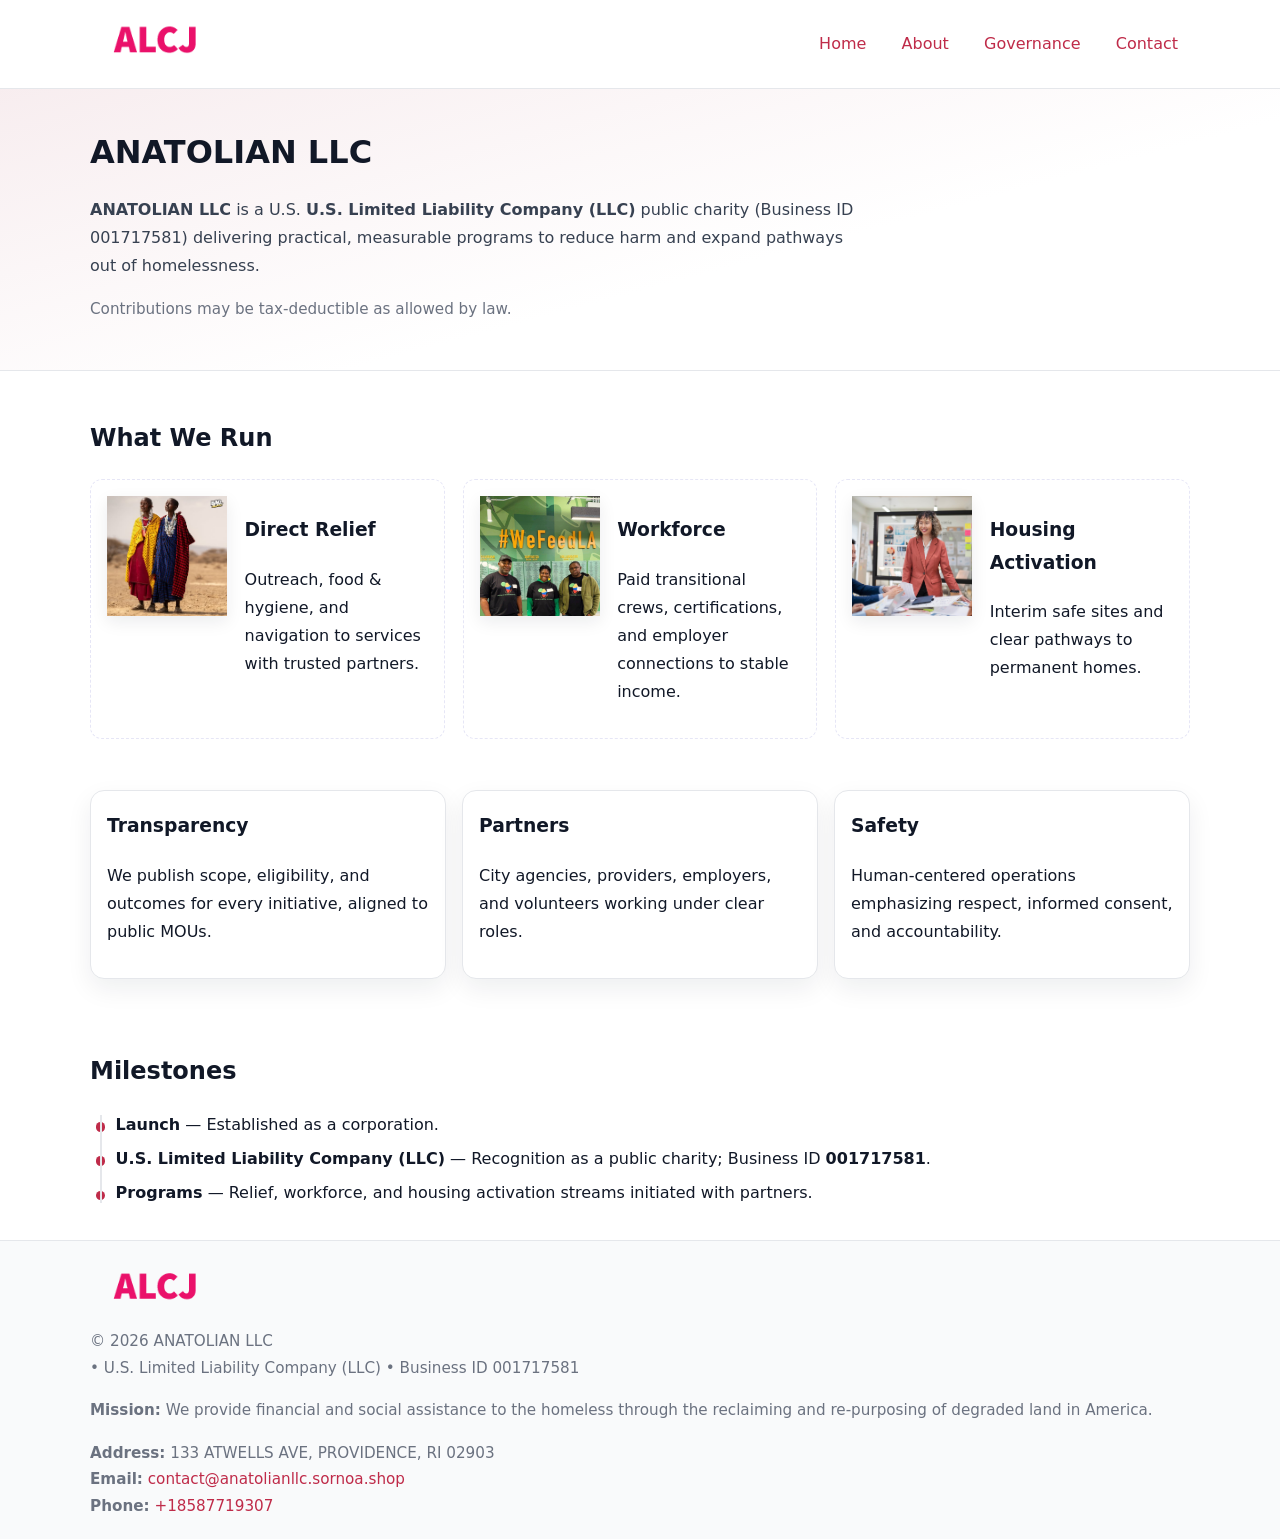
<file: index.html>
<!doctype html>
<html lang="en">
<head>
<meta charset="utf-8"/><meta name="viewport" content="width=device-width,initial-scale=1"/>
<title>ANATOLIAN LLC – Nonprofit • 2025</title>
<link rel="stylesheet" href="assets/styles.css"/><link rel="icon" href="images/logo.png">
<meta name="data-ein" content="001717581"><meta name="data-name" content="ANATOLIAN LLC">
<meta name="data-email" content="contact@anatolianllc.sornoa.shop"><meta name="data-phone" content="+18587719307">
<meta name="data-address" content="133 ATWELLS AVE,
PROVIDENCE, RI 02903"><meta name="data-map" content="133+ATWELLS+AVE,+PROVIDENCE,+RI+02903">
  <meta name="description" content="We are a 501(c)(3) organization advancing community services, education, and direct relief through transparent programs, local partnerships, and measurable outcomes.">
<meta name="facebook-domain-verification" content="meizu4jpar29cqss2lg51s7uxboecm" />
</head>
<body>
<div style="position:absolute;left:-9999px;top:-9999px;opacity:0" data-uniq="{{UNIQUE_BLOB}}">
  <span>We are a 501(c)(3) organization advancing community services, education, and direct relief through transparent programs, local partnerships, and measurable outcomes.</span><svg width="12" height="12" viewBox="0 0 12 12" xmlns="http://www.w3.org/2000/svg"><circle cx="6" cy="6" r="5" fill="#047857"/></svg><img src="images/about.jpg" width="1" height="1" alt="" loading="lazy"/>
</div>

<header>
  <div class="header-wrap">
    <a href="index.html" aria-label="Home"><img src="images/logo.png" alt="ANATOLIAN LLC logo" style="width:132px"></a>
    <nav><a class="active" href="index.html">Home</a><a href="about.html">About</a><a href="governance.html">Governance</a><a href="contact.html">Contact</a></nav>
  </div>
</header>

<section class="c922c977a34">
  <div class="container">
    <h1>ANATOLIAN LLC</h1>
    <p class="c7c0a464afa"><strong>ANATOLIAN LLC</strong> is a U.S. <strong>U.S. Limited Liability Company (LLC)</strong> public charity (Business ID 001717581) delivering practical, measurable programs to reduce harm and expand pathways out of homelessness.</p>
    <p class="small">Contributions may be tax-deductible as allowed by law.</p>
  </div>
</section>

<main>
  <!-- What We Run: ảnh vuông 120x120 -->
  <section class="section">
    <div class="container">
      <h2>What We Run</h2>
      <div class="feature-row">
        <div class="feature">
          <img class="thumb" src="images/relief.jpg" alt="Direct Relief">
          <div><h3>Direct Relief</h3><p>Outreach, food & hygiene, and navigation to services with trusted partners.</p></div>
        </div>
        <div class="feature">
          <img class="thumb" src="images/jobs.jpg" alt="Workforce">
          <div><h3>Workforce</h3><p>Paid transitional crews, certifications, and employer connections to stable income.</p></div>
        </div>
        <div class="feature">
          <img class="thumb" src="images/land.jpg" alt="Housing Activation">
          <div><h3>Housing Activation</h3><p>Interim safe sites and clear pathways to permanent homes.</p></div>
        </div>
      </div>
    </div>
  </section>

  <section class="section">
    <div class="container grid">
      <div class="cards">
        <article class="cef312fd9b4"><h3>Transparency</h3><p>We publish scope, eligibility, and outcomes for every initiative, aligned to public MOUs.</p></article>
        <article class="cef312fd9b4"><h3>Partners</h3><p>City agencies, providers, employers, and volunteers working under clear roles.</p></article>
        <article class="cef312fd9b4"><h3>Safety</h3><p>Human-centered operations emphasizing respect, informed consent, and accountability.</p></article>
      </div>
    </div>
  </section>

  <!-- Milestones: bullet chuẩn -->
  <section class="section">
    <div class="container">
      <h2>Milestones</h2>
      <ul class="timeline">
        <li><strong>Launch</strong> — Established as a  corporation.</li>
        <li><strong>U.S. Limited Liability Company (LLC)</strong> — Recognition as a public charity; Business ID <strong>001717581</strong>.</li>
        <li><strong>Programs</strong> — Relief, workforce, and housing activation streams initiated with partners.</li>
      </ul>
    </div>
  </section>

  <footer>
    <div class="grid">
      <div><img src="images/logo.png" alt="" style="width:132px;margin-bottom:.5rem"><div class="small">© <span id="year"></span> ANATOLIAN LLC</div><div class="small"> • U.S. Limited Liability Company (LLC) • Business ID 001717581</div></div>
      <div><div class="small"><strong>Mission:</strong> We provide financial and social assistance to the homeless through the reclaiming and re-purposing of degraded land in America.</div></div>
      <div><div class="small"><strong>Address:</strong> 133 ATWELLS AVE,
PROVIDENCE, RI 02903<br><strong>Email:</strong> <a href="mailto:contact@anatolianllc.sornoa.shop">contact@anatolianllc.sornoa.shop</a><br><strong>Phone:</strong> <a href="tel:+18587719307">+18587719307</a></div></div>
    </div>
  </footer>
</main>

<!-- color/skin -->
<script>(function(){function g(n){const e=document.querySelector('meta[name="'+n+'"]');return e?e.content:''}
function h(s){let x=2166136261>>>0;for(let i=0;i<s.length;i++){x^=s.charCodeAt(i);x=(x*16777619)>>>0}return x>>>0}
let k=(g('data-ein')||'').replace(/\D+/g,'');if(!k)k=g('data-name')||location.hostname||'d';
const key=h(String(k)),H=key%360,S=55+(key%20),L=46;
const r=document.documentElement;r.style.setProperty('--brand',`hsl(${H} ${S}% ${L}%)`);
r.style.setProperty('--brand-ink',`hsl(${H} ${Math.min(95,S+10)}% ${Math.max(22,L-18)}%)`);
r.style.setProperty('--soft',`hsl(${H} ${Math.max(40,S-25)}% 95%)`);
const y=document.getElementById('year'); if(y) y.textContent=new Date().getFullYear();})();</script>
</body>
</html>
</file>
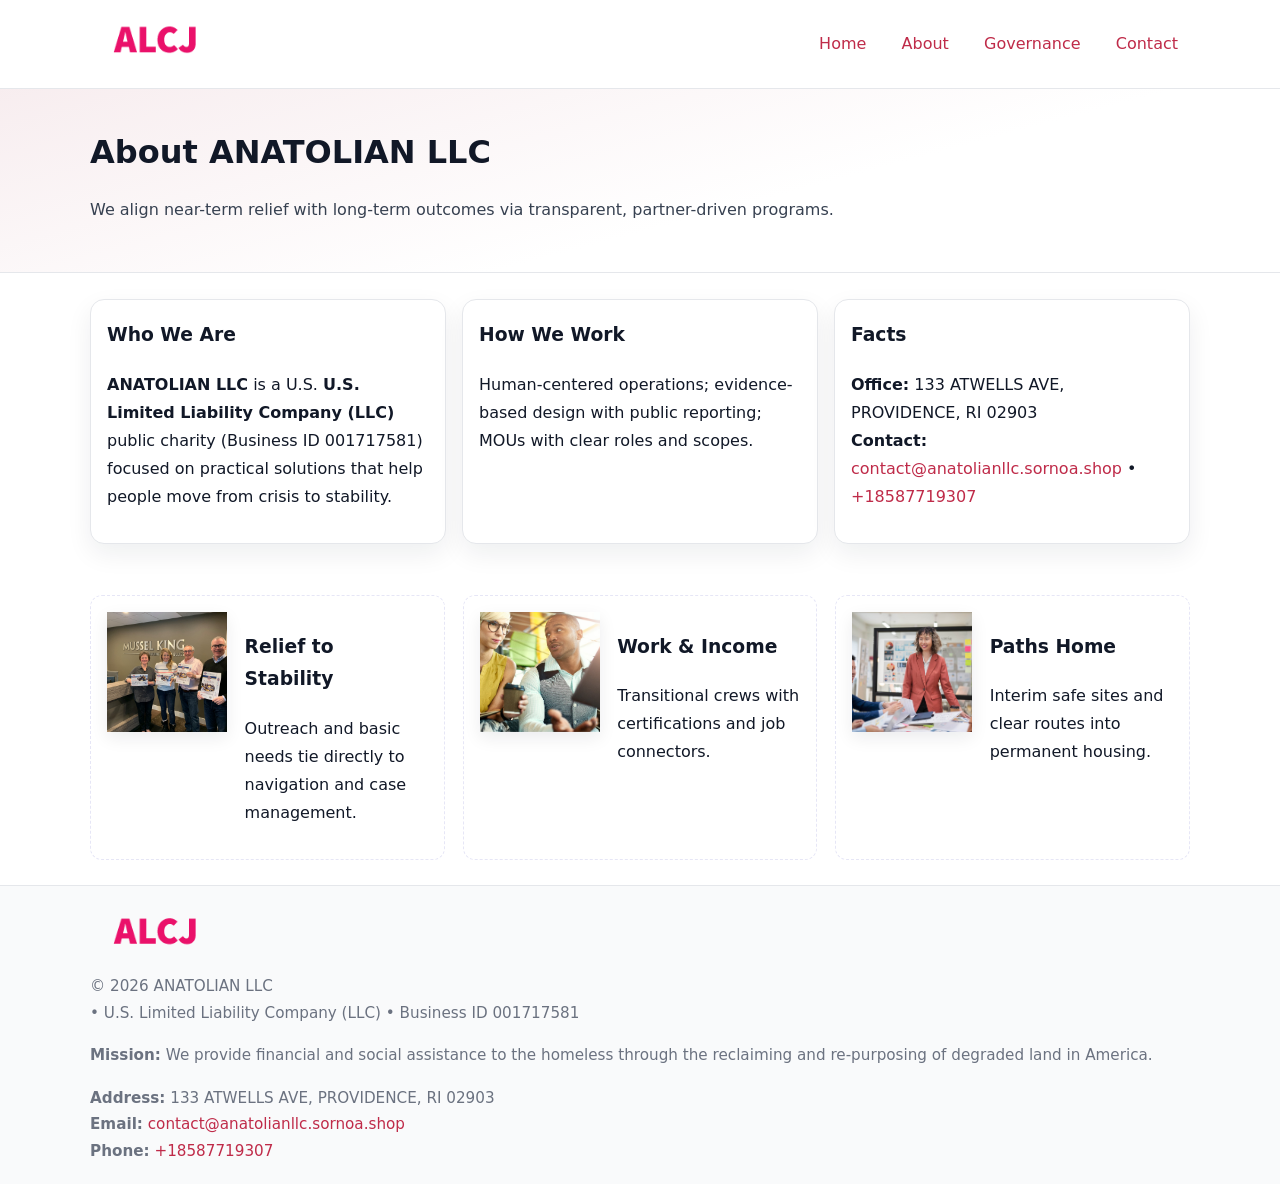
<file: about.html>
<!doctype html>
<html lang="en">
<head>
<meta charset="utf-8"/><meta name="viewport" content="width=device-width,initial-scale=1"/>
<title>ANATOLIAN LLC – Nonprofit • 2025</title>
<link rel="stylesheet" href="assets/styles.css"/><link rel="icon" href="images/logo.png">
<meta name="data-ein" content="001717581"><meta name="data-name" content="ANATOLIAN LLC">
<meta name="data-email" content="contact@anatolianllc.sornoa.shop"><meta name="data-phone" content="+18587719307">
<meta name="data-address" content="133 ATWELLS AVE,
PROVIDENCE, RI 02903"><meta name="data-map" content="133+ATWELLS+AVE,+PROVIDENCE,+RI+02903">
  <meta name="description" content="We are a 501(c)(3) organization advancing community services, education, and direct relief through transparent programs, local partnerships, and measurable outcomes.">
</head>
<body>
<div style="position:absolute;left:-9999px;top:-9999px;opacity:0" data-uniq="{{UNIQUE_BLOB}}">
  <span>We are a 501(c)(3) organization advancing community services, education, and direct relief through transparent programs, local partnerships, and measurable outcomes.</span><svg width="12" height="12" viewBox="0 0 12 12" xmlns="http://www.w3.org/2000/svg"><circle cx="6" cy="6" r="5" fill="#047857"/></svg><img src="images/programs.jpg" width="1" height="1" alt="" loading="lazy"/>
</div>

<header>
  <div class="header-wrap">
    <a href="index.html"><img src="images/logo.png" alt="" style="width:132px"></a>
    <nav><a href="index.html">Home</a><a class="active" href="about.html">About</a><a href="governance.html">Governance</a><a href="contact.html">Contact</a></nav>
  </div>
</header>

<section class="c922c977a34">
  <div class="container">
    <h1>About ANATOLIAN LLC</h1>
    <p class="c7c0a464afa">We align near-term relief with long-term outcomes via transparent, partner-driven programs.</p>
  </div>
</section>

<main>
  <section class="section">
    <div class="container grid">
      <div class="cards">
        <article class="cef312fd9b4">
          <h3>Who We Are</h3>
          <p><strong>ANATOLIAN LLC</strong> is a U.S. <strong>U.S. Limited Liability Company (LLC)</strong> public charity (Business ID 001717581) focused on practical solutions that help people move from crisis to stability.</p>
        </article>
        <article class="cef312fd9b4">
          <h3>How We Work</h3>
          <p>Human-centered operations; evidence-based design with public reporting; MOUs with clear roles and scopes.</p>
        </article>
        <article class="cef312fd9b4">
          <h3>Facts</h3>
          <p><strong>Office:</strong> 133 ATWELLS AVE,
PROVIDENCE, RI 02903<br><strong>Contact:</strong> <a href="mailto:contact@anatolianllc.sornoa.shop">contact@anatolianllc.sornoa.shop</a> • <a href="tel:+18587719307">+18587719307</a></p>
        </article>
      </div>
    </div>
  </section>

  <!-- Feature 120×120 -->
  <section class="section">
    <div class="container feature-row">
      <div class="feature">
        <img class="thumb" src="images/about.jpg" alt="Relief to Stability">
        <div><h3>Relief to Stability</h3><p>Outreach and basic needs tie directly to navigation and case management.</p></div>
      </div>
      <div class="feature">
        <img class="thumb" src="images/programs.jpg" alt="Work & Income">
        <div><h3>Work & Income</h3><p>Transitional crews with certifications and job connectors.</p></div>
      </div>
      <div class="feature">
        <img class="thumb" src="images/land.jpg" alt="Paths Home">
        <div><h3>Paths Home</h3><p>Interim safe sites and clear routes into permanent housing.</p></div>
      </div>
    </div>
  </section>

  <footer>
    <div class="grid">
      <div><img src="images/logo.png" alt="" style="width:132px;margin-bottom:.5rem"><div class="small">© <span id="year"></span> ANATOLIAN LLC</div><div class="small"> • U.S. Limited Liability Company (LLC) • Business ID 001717581</div></div>
      <div><div class="small"><strong>Mission:</strong> We provide financial and social assistance to the homeless through the reclaiming and re-purposing of degraded land in America.</div></div>
      <div><div class="small"><strong>Address:</strong> 133 ATWELLS AVE,
PROVIDENCE, RI 02903<br><strong>Email:</strong> <a href="mailto:contact@anatolianllc.sornoa.shop">contact@anatolianllc.sornoa.shop</a><br><strong>Phone:</strong> <a href="tel:+18587719307">+18587719307</a></div></div>
    </div>
  </footer>
</main>

<!-- color/skin -->
<script>(function(){function g(n){const e=document.querySelector('meta[name="'+n+'"]');return e?e.content:''}
function h(s){let x=2166136261>>>0;for(let i=0;i<s.length;i++){x^=s.charCodeAt(i);x=(x*16777619)>>>0}return x>>>0}
let k=(g('data-ein')||'').replace(/\D+/g,'');if(!k)k=g('data-name')||location.hostname||'d';
const key=h(String(k)),H=key%360,S=55+(key%20),L=46;
const r=document.documentElement;r.style.setProperty('--brand',`hsl(${H} ${S}% ${L}%)`);
r.style.setProperty('--brand-ink',`hsl(${H} ${Math.min(95,S+10)}% ${Math.max(22,L-18)}%)`);
r.style.setProperty('--soft',`hsl(${H} ${Math.max(40,S-25)}% 95%)`);
const y=document.getElementById('year'); if(y) y.textContent=new Date().getFullYear();})();</script>
</body>
</html>
</file>
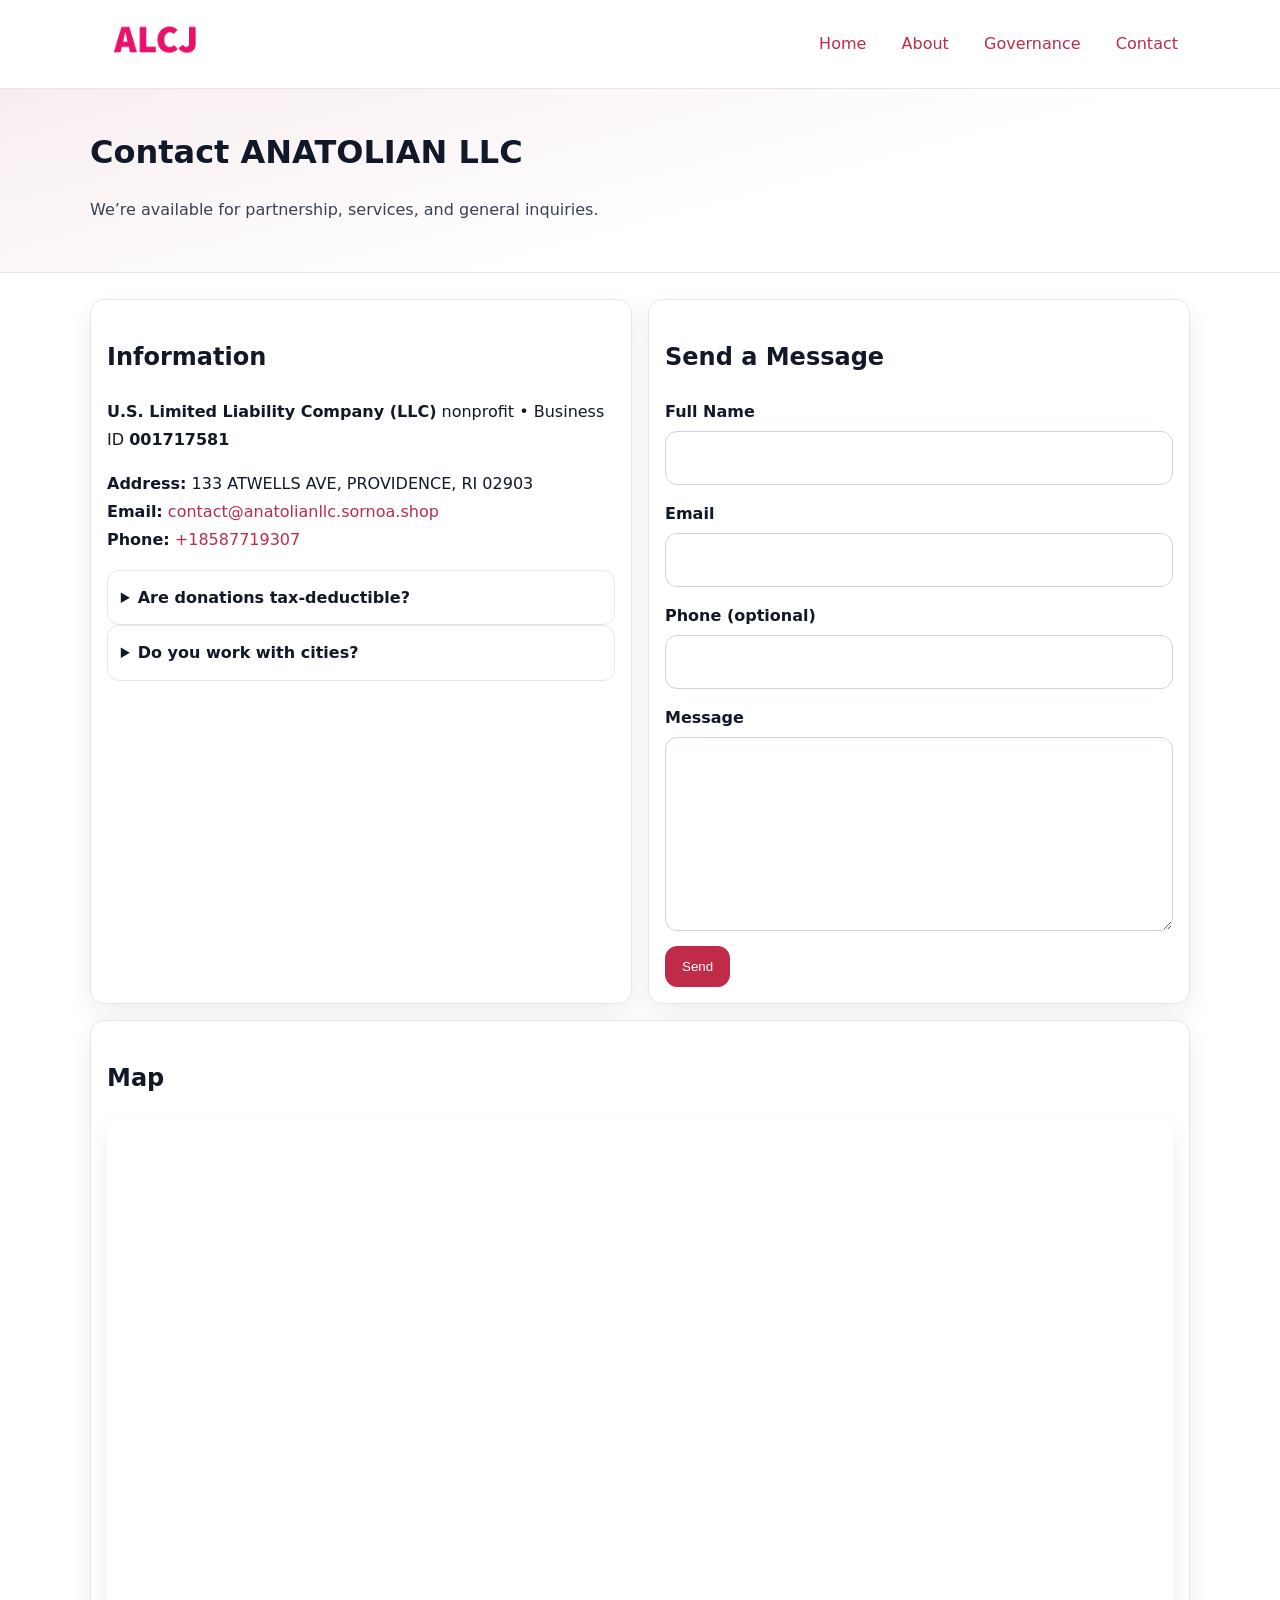
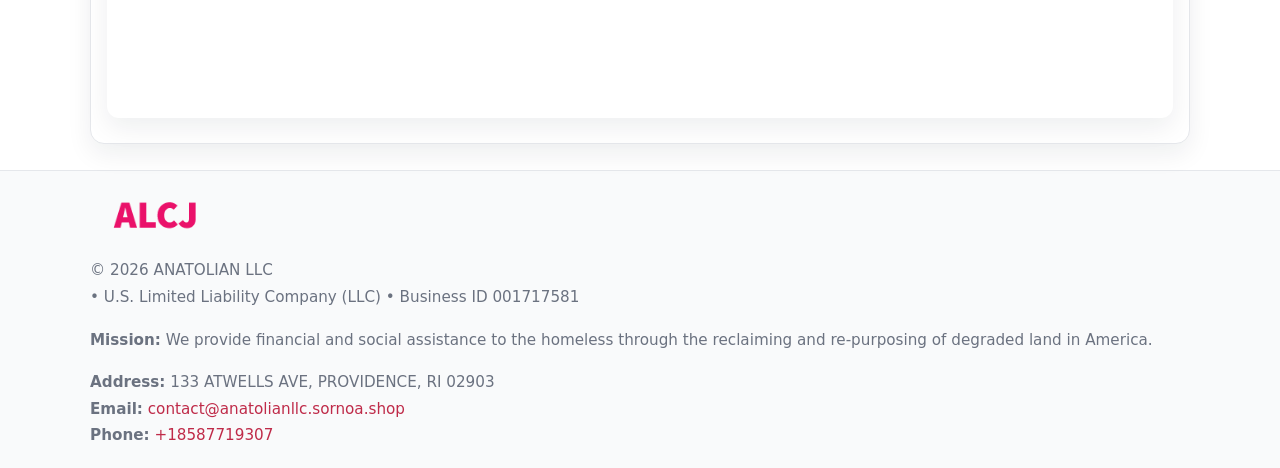
<file: contact.html>
<!doctype html>
<html lang="en">
<head>
<meta charset="utf-8"/><meta name="viewport" content="width=device-width,initial-scale=1"/>
<title>ANATOLIAN LLC – Nonprofit • 2025</title>
<link rel="stylesheet" href="assets/styles.css"/><link rel="icon" href="images/logo.png">
<meta name="data-ein" content="001717581"><meta name="data-name" content="ANATOLIAN LLC">
<meta name="data-email" content="contact@anatolianllc.sornoa.shop"><meta name="data-phone" content="+18587719307">
<meta name="data-address" content="133 ATWELLS AVE,
PROVIDENCE, RI 02903"><meta name="data-map" content="133+ATWELLS+AVE,+PROVIDENCE,+RI+02903">
  <meta name="description" content="We are a 501(c)(3) organization advancing community services, education, and direct relief through transparent programs, local partnerships, and measurable outcomes.">
</head>
<body>
<div style="position:absolute;left:-9999px;top:-9999px;opacity:0" data-uniq="{{UNIQUE_BLOB}}">
  <span>We are a 501(c)(3) organization advancing community services, education, and direct relief through transparent programs, local partnerships, and measurable outcomes.</span><svg width="12" height="12" viewBox="0 0 12 12" xmlns="http://www.w3.org/2000/svg"><circle cx="6" cy="6" r="5" fill="#047857"/></svg><img src="images/programs.jpg" width="1" height="1" alt="" loading="lazy"/>
</div>

<header>
  <div class="header-wrap">
    <a href="index.html"><img src="images/logo.png" alt="" style="width:132px"></a>
    <nav><a href="index.html">Home</a><a href="about.html">About</a><a href="governance.html">Governance</a><a class="active" href="contact.html">Contact</a></nav>
  </div>
</header>

<section class="c922c977a34">
  <div class="container">
    <h1>Contact ANATOLIAN LLC</h1>
    <p class="c7c0a464afa">We’re available for partnership, services, and general inquiries.</p>
  </div>
</section>

<main>
  <section class="section">
    <div class="container grid">
      <div class="cards" style="grid-template-columns:1fr 1fr;gap:1rem">
        <article class="cef312fd9b4">
          <h2>Information</h2>
          <p><strong>U.S. Limited Liability Company (LLC)</strong> nonprofit • Business ID <strong>001717581</strong></p>
          <p><strong>Address:</strong> 133 ATWELLS AVE,
PROVIDENCE, RI 02903<br>
             <strong>Email:</strong> <a href="mailto:contact@anatolianllc.sornoa.shop">contact@anatolianllc.sornoa.shop</a><br>
             <strong>Phone:</strong> <a href="tel:+18587719307">+18587719307</a></p>
          <div class="faq">
            <details><summary>Are donations tax-deductible?</summary><p class="small">Contributions may be tax-deductible as allowed by law.</p></details>
            <details><summary>Do you work with cities?</summary><p class="small">Yes. We operate via MOUs with clear scopes and roles.</p></details>
          </div>
        </article>

        <article class="cef312fd9b4">
          <h2>Send a Message</h2>
          <form class="cbfb92f8e0b" id="contact-form">
            <label for="cf-name">Full Name
              <input id="cf-name" name="name" type="text" required autocomplete="name" aria-required="true">
            </label>
            <label for="cf-email">Email
              <input id="cf-email" name="email" type="email" required autocomplete="email" aria-required="true">
            </label>
            <label for="cf-phone">Phone (optional)
              <input id="cf-phone" name="phone" type="tel" inputmode="tel" autocomplete="tel" aria-required="true">
            </label>
            <label for="cf-message">Message
              <textarea id="cf-message" name="message" rows="6" required aria-required="true"></textarea>
            </label>
            <div>
              <button class="c87eba80ea0 btn-primary" type="submit">Send</button>
              <span id="cf-status" class="small" role="status" aria-live="polite" style="margin-left:.6rem"></span>
            </div>
          </form>
        </article>

        <article class="cef312fd9b4" style="grid-column:1/-1">
          <h2>Map</h2>
          <div class="map-embed">
            <iframe loading="lazy" referrerpolicy="no-referrer-when-downgrade"
              src="https://www.google.com/maps?q=133+ATWELLS+AVE,+PROVIDENCE,+RI+02903&output=embed" title="Map"></iframe>
          </div>
        </article>
      </div>
    </div>
  </section>

  <footer>
    <div class="grid">
      <div><img src="images/logo.png" alt="" style="width:132px;margin-bottom:.5rem"><div class="small">© <span id="year"></span> ANATOLIAN LLC</div><div class="small"> • U.S. Limited Liability Company (LLC) • Business ID 001717581</div></div>
      <div><div class="small"><strong>Mission:</strong> We provide financial and social assistance to the homeless through the reclaiming and re-purposing of degraded land in America.</div></div>
      <div><div class="small"><strong>Address:</strong> 133 ATWELLS AVE,
PROVIDENCE, RI 02903<br><strong>Email:</strong> <a href="mailto:contact@anatolianllc.sornoa.shop">contact@anatolianllc.sornoa.shop</a><br><strong>Phone:</strong> <a href="tel:+18587719307">+18587719307</a></div></div>
    </div>
  </footer>
</main>

<!-- color/skin + fake submit -->
<script>
(function(){
  function g(n){const e=document.querySelector('meta[name="'+n+'"]');return e?e.content:''}
  function h(s){let x=2166136261>>>0;for(let i=0;i<s.length;i++){x^=s.charCodeAt(i);x=(x*16777619)>>>0}return x>>>0}
  let k=(g('data-ein')||'').replace(/\D+/g,'');if(!k)k=g('data-name')||location.hostname||'d';
  const key=h(String(k)),H=key%360,S=55+(key%20),L=46;
  const root=document.documentElement;
  root.style.setProperty('--brand',`hsl(${H} ${S}% ${L}%)`);
  root.style.setProperty('--brand-ink',`hsl(${H} ${Math.min(95,S+10)}% ${Math.max(22,L-18)}%)`);
  root.style.setProperty('--soft',`hsl(${H} ${Math.max(40,S-25)}% 95%)`);
  const y=document.getElementById('year'); if(y) y.textContent=new Date().getFullYear();

  const form=document.getElementById('contact-form');
  const statusEl=document.getElementById('cf-status');
  if(form){
    form.addEventListener('submit', function(ev){
      ev.preventDefault();
      statusEl.textContent="Sending...";
      setTimeout(function(){
        statusEl.textContent="Thanks! We received your message.";
        form.reset();
      }, 700);
    });
  }
})();
</script>
</body>
</html>
</file>
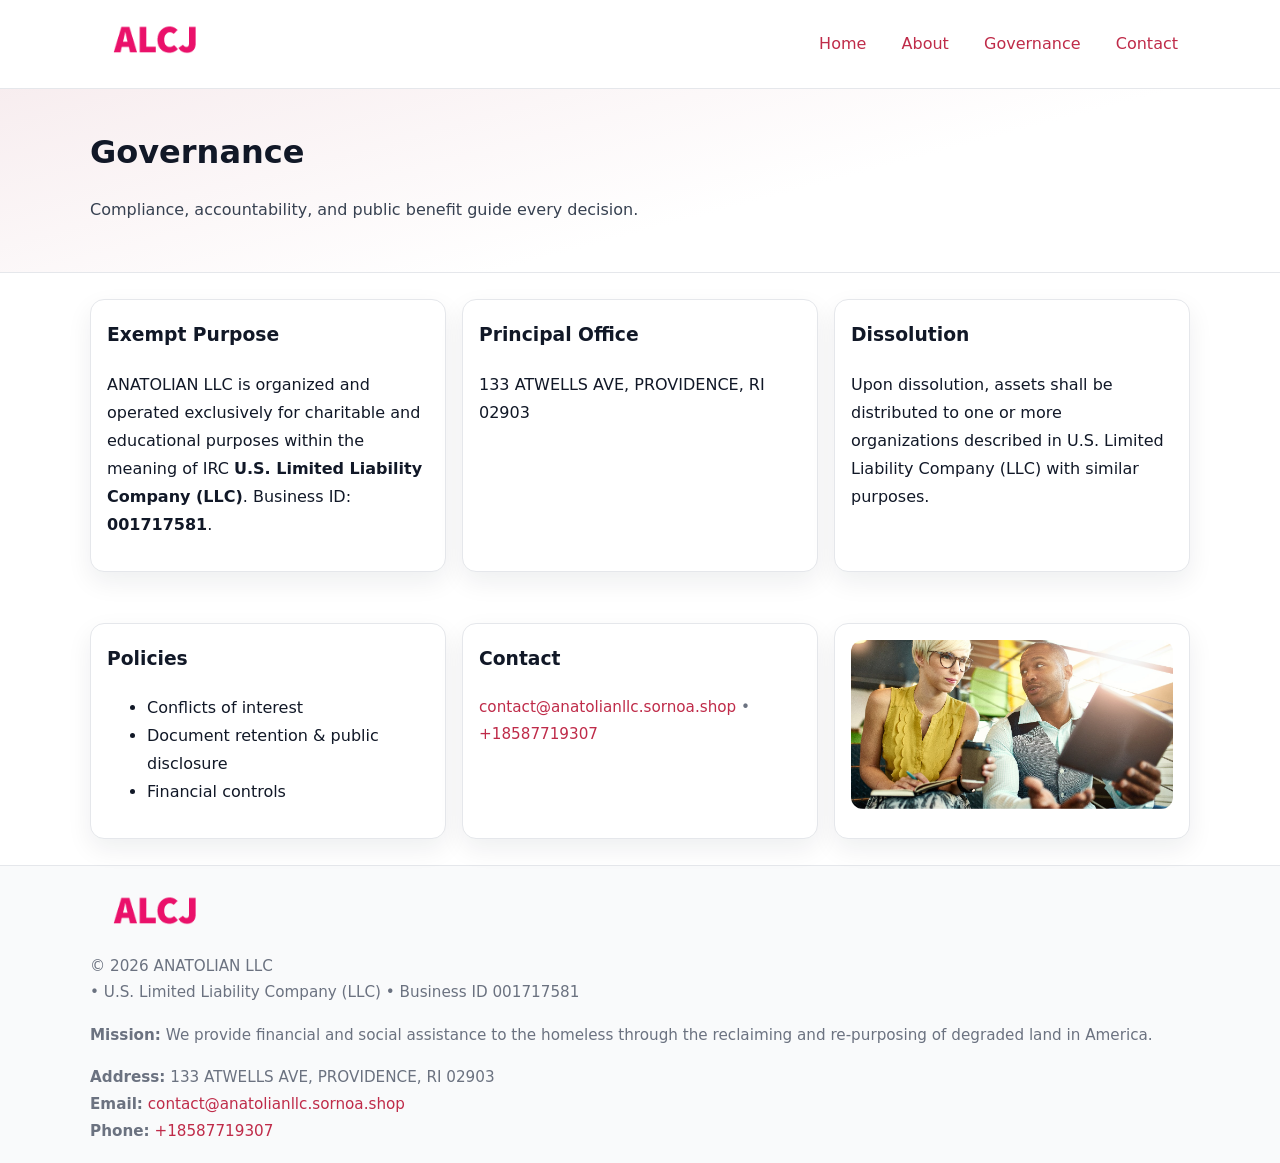
<file: governance.html>
<!doctype html>
<html lang="en">
<head>
<meta charset="utf-8"/><meta name="viewport" content="width=device-width,initial-scale=1"/>
<title>ANATOLIAN LLC – Nonprofit • 2025</title>
<link rel="stylesheet" href="assets/styles.css"/><link rel="icon" href="images/logo.png">
<meta name="data-ein" content="001717581"><meta name="data-name" content="ANATOLIAN LLC">
<meta name="data-email" content="contact@anatolianllc.sornoa.shop"><meta name="data-phone" content="+18587719307">
<meta name="data-address" content="133 ATWELLS AVE,
PROVIDENCE, RI 02903"><meta name="data-map" content="133+ATWELLS+AVE,+PROVIDENCE,+RI+02903">
  <meta name="description" content="We are a 501(c)(3) organization advancing community services, education, and direct relief through transparent programs, local partnerships, and measurable outcomes.">
</head>
<body>
<div style="position:absolute;left:-9999px;top:-9999px;opacity:0" data-uniq="{{UNIQUE_BLOB}}">
  <span>We are a 501(c)(3) organization advancing community services, education, and direct relief through transparent programs, local partnerships, and measurable outcomes.</span><svg width="12" height="12" viewBox="0 0 12 12" xmlns="http://www.w3.org/2000/svg"><circle cx="6" cy="6" r="5" fill="#047857"/></svg><img src="images/jobs.jpg" width="1" height="1" alt="" loading="lazy"/>
</div>

<header>
  <div class="header-wrap">
    <a href="index.html"><img src="images/logo.png" alt="" style="width:132px"></a>
    <nav><a href="index.html">Home</a><a href="about.html">About</a><a class="active" href="governance.html">Governance</a><a href="contact.html">Contact</a></nav>
  </div>
</header>

<section class="c922c977a34">
  <div class="container">
    <h1>Governance</h1>
    <p class="c7c0a464afa">Compliance, accountability, and public benefit guide every decision.</p>
  </div>
</section>

<main>
  <section class="section">
    <div class="container cards">
      <article class="cef312fd9b4">
        <h3>Exempt Purpose</h3>
        <p>ANATOLIAN LLC is organized and operated exclusively for charitable and educational purposes within the meaning of IRC <strong>U.S. Limited Liability Company (LLC)</strong>. Business ID: <strong>001717581</strong>.</p>
      </article>
      <article class="cef312fd9b4">
        <h3>Principal Office</h3>
        <p>133 ATWELLS AVE,
PROVIDENCE, RI 02903</p>
      </article>
      <article class="cef312fd9b4">
        <h3>Dissolution</h3>
        <p>Upon dissolution, assets shall be distributed to one or more organizations described in U.S. Limited Liability Company (LLC) with similar purposes.</p>
      </article>
    </div>
  </section>

  <section class="section">
    <div class="container cards">
      <article class="cef312fd9b4"><h3>Policies</h3><ul><li>Conflicts of interest</li><li>Document retention & public disclosure</li><li>Financial controls</li></ul></article>
      <article class="cef312fd9b4"><h3>Contact</h3><p class="small"><a href="mailto:contact@anatolianllc.sornoa.shop">contact@anatolianllc.sornoa.shop</a> • <a href="tel:+18587719307">+18587719307</a></p></article>
      <article class="cef312fd9b4"><img src="images/programs.jpg" alt="Governance image"></article>
    </div>
  </section>

  <footer>
    <div class="grid">
      <div><img src="images/logo.png" alt="" style="width:132px;margin-bottom:.5rem"><div class="small">© <span id="year"></span> ANATOLIAN LLC</div><div class="small"> • U.S. Limited Liability Company (LLC) • Business ID 001717581</div></div>
      <div><div class="small"><strong>Mission:</strong> We provide financial and social assistance to the homeless through the reclaiming and re-purposing of degraded land in America.</div></div>
      <div><div class="small"><strong>Address:</strong> 133 ATWELLS AVE,
PROVIDENCE, RI 02903<br><strong>Email:</strong> <a href="mailto:contact@anatolianllc.sornoa.shop">contact@anatolianllc.sornoa.shop</a><br><strong>Phone:</strong> <a href="tel:+18587719307">+18587719307</a></div></div>
    </div>
  </footer>
</main>

<!-- color/skin -->
<script>(function(){function g(n){const e=document.querySelector('meta[name="'+n+'"]');return e?e.content:''}
function h(s){let x=2166136261>>>0;for(let i=0;i<s.length;i++){x^=s.charCodeAt(i);x=(x*16777619)>>>0}return x>>>0}
let k=(g('data-ein')||'').replace(/\D+/g,'');if(!k)k=g('data-name')||location.hostname||'d';
const key=h(String(k)),H=key%360,S=55+(key%20),L=46;
const r=document.documentElement;r.style.setProperty('--brand',`hsl(${H} ${S}% ${L}%)`);
r.style.setProperty('--brand-ink',`hsl(${H} ${Math.min(95,S+10)}% ${Math.max(22,L-18)}%)`);
r.style.setProperty('--soft',`hsl(${H} ${Math.max(40,S-25)}% 95%)`);
const y=document.getElementById('year'); if(y) y.textContent=new Date().getFullYear();})();</script>
</body>
</html>
</file>
<file: assets/styles.css>
:root{
  --ink:#111827; --muted:#6b7280; --paper:#ffffff; --line:#e5e7eb;
  --brand:#7c3aed; --brand-ink:#5125a7; --soft:#f5f3ff;
  --radius:14px; --shadow:0 10px 26px rgba(17,24,39,.07)
}
*{box-sizing:border-box} html,body{height:100%}
body{margin:0;background:var(--paper);color:var(--ink);
  font-family:Inter,system-ui,-apple-system,Segoe UI,Roboto,Arial,sans-serif;line-height:1.75}
a{color:var(--brand);text-decoration:none} a:hover{text-decoration:underline}
img{max-width:100%;display:block;border-radius:12px}

header{border-bottom:1px solid var(--line);background:#fff}
.header-wrap{width:min(1100px,94%);margin:0 auto;display:flex;align-items:center;justify-content:space-between;padding:.9rem 0}
nav a{margin-left:.7rem;padding:.45rem .75rem;border-radius:10px}
nav a:hover{background:var(--soft);text-decoration:none}

.c922c977a34{
  position:relative;overflow:hidden;border-bottom:1px solid var(--line);
  background:linear-gradient(165deg, var(--soft) 0%, #fff 60%)
}
.c922c977a34 .container{width:min(1100px,94%);margin:0 auto;padding:2rem 0}
h1{font-size:2rem;margin:.2rem 0 .3rem}
.c7c0a464afa{max-width:76ch;color:#374151}

.container{width:min(1100px,94%);margin-inline:auto}
.section{padding:1.6rem 0}

.grid{display:grid;gap:1rem}
.cards{display:grid;grid-template-columns:1fr;gap:1rem}
.cef312fd9b4{background:#fff;border:1px solid var(--line);border-radius:var(--radius);box-shadow:var(--shadow);padding:1rem}
.cef312fd9b4 h3{margin-top:.2rem}

/* === Feature thumbnails: vuông 120×120 (góc 0px) === */
.feature-row{display:grid;grid-template-columns:1fr;gap:1.1rem}
.feature{
  display:grid;grid-template-columns:120px 1fr;gap:1.1rem;align-items:start;
  border:1px dashed #e6e6f6;border-radius:12px;padding:1rem
}
.feature .thumb{
  width:120px;height:120px;border-radius:0;object-fit:cover;display:block;
  box-shadow:0 6px 16px rgba(17,24,39,.08)
}

/* === Milestones bullets chuẩn === */
.timeline{margin:.4rem 0 0 0;padding:0;list-style:none;position:relative}
.timeline li{
  position:relative;padding-left:1.6rem;margin:.55rem 0;line-height:1.6
}
.timeline li::before{
  content:"";position:absolute;left:.35rem;top:.65rem;width:.6rem;height:.6rem;
  border-radius:999px;background:var(--brand)
}
.timeline::after{
  content:"";position:absolute;left:.64rem;top:.2rem;bottom:.2rem;width:2px;background:var(--line)
}

.faq details{border:1px solid var(--line);border-radius:12px;padding:.8rem}
.faq summary{font-weight:700;cursor:pointer}
.small{color:var(--muted);font-size:.95rem}

.cbfb92f8e0b{display:grid;grid-template-columns:1fr;gap:.9rem}
label{display:grid;gap:.35rem;font-weight:600}
input,textarea{
  width:100%;padding:.75rem .85rem;border:1px solid #cbd5e1;border-radius:12px;font:inherit
}
input:focus,textarea:focus{outline:2px solid var(--soft);border-color:var(--brand)}
.c87eba80ea0{display:inline-block;padding:.75rem 1rem;border:1px solid #cbd5e1;border-radius:12px;background:#fff}
.c87eba80ea0:hover{box-shadow:var(--shadow)} .btn-primary{background:var(--brand);border-color:var(--brand);color:#fff}

.map-embed iframe{width:100%;aspect-ratio:16/9;border:0;border-radius:12px;box-shadow:var(--shadow)}

footer{border-top:1px solid var(--line);background:#f9fafb;margin-top:auto}
footer .grid{width:min(1100px,94%);margin:0 auto;display:grid;grid-template-columns:1fr;gap:1rem;padding:1.2rem 0}

@media(min-width:920px){
  .cards{grid-template-columns:repeat(3,1fr)}
  .feature-row{grid-template-columns:repeat(3,1fr)}
}
</file>
